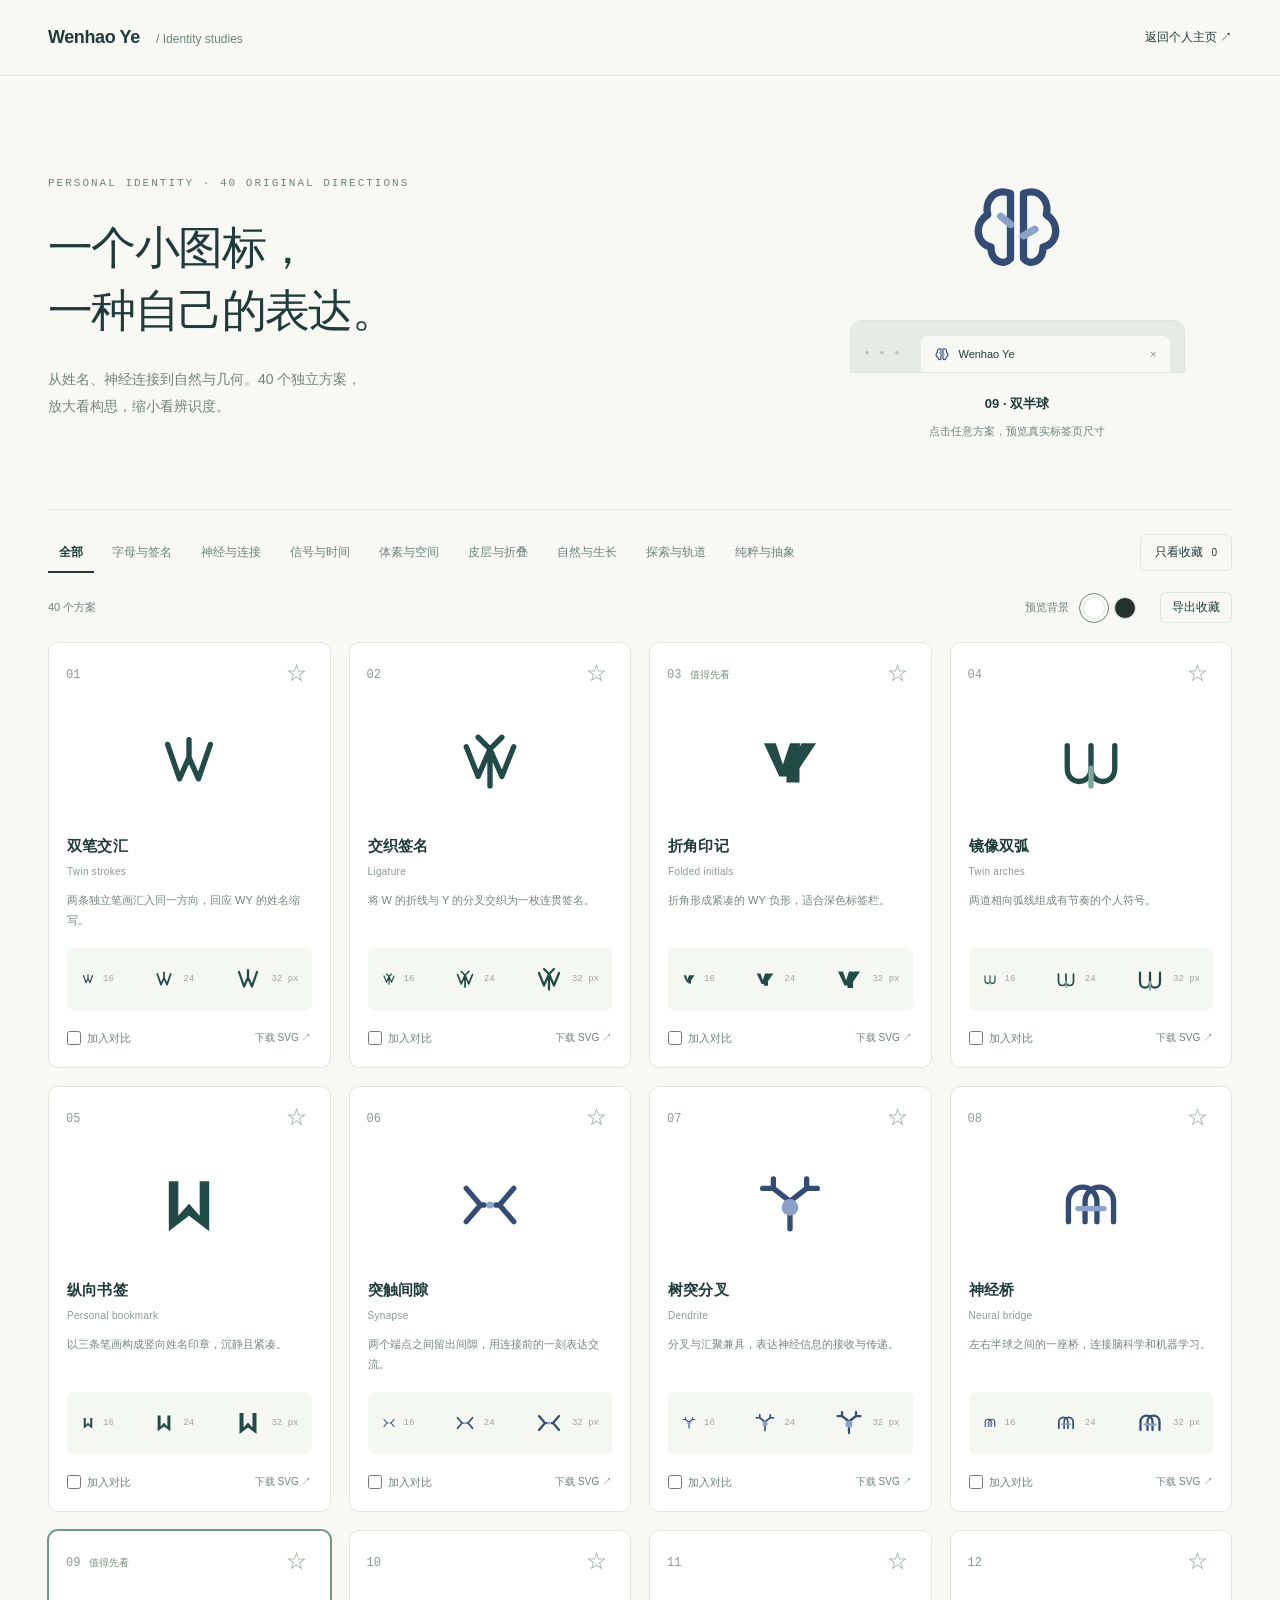
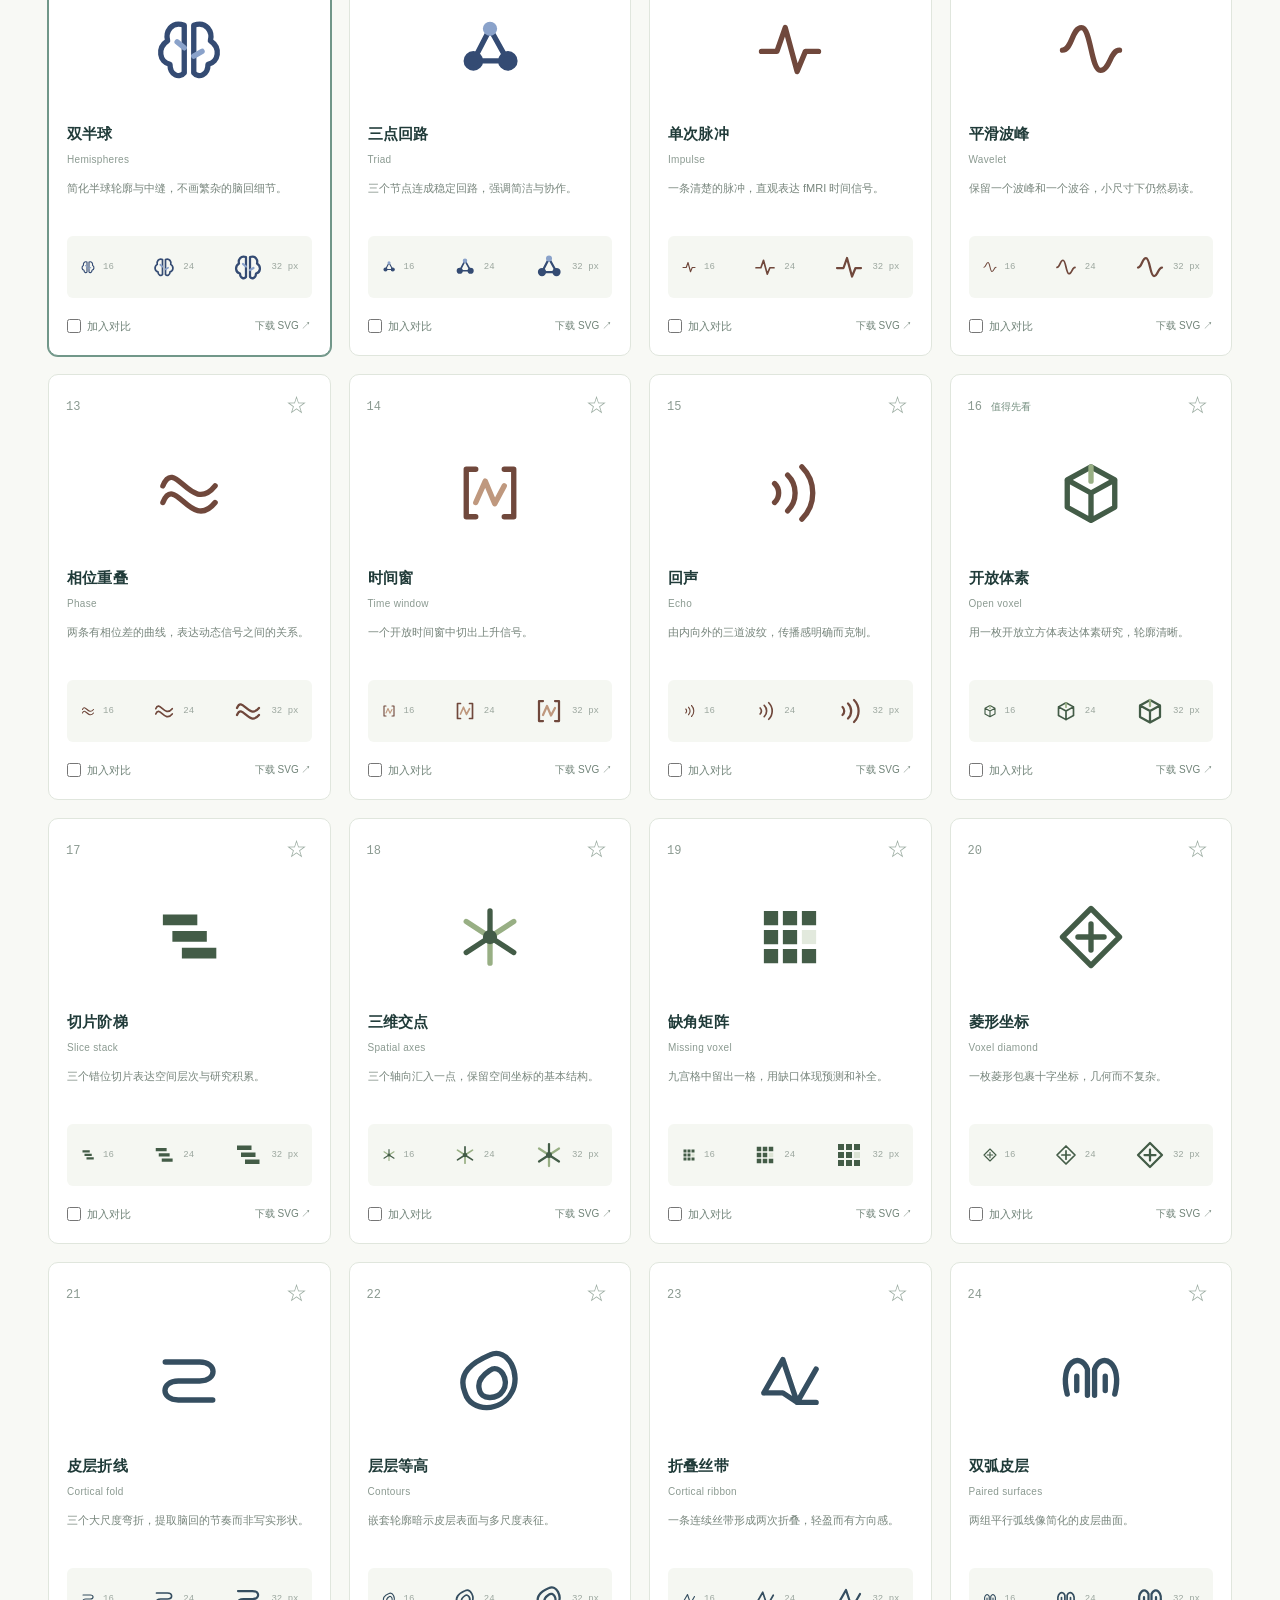
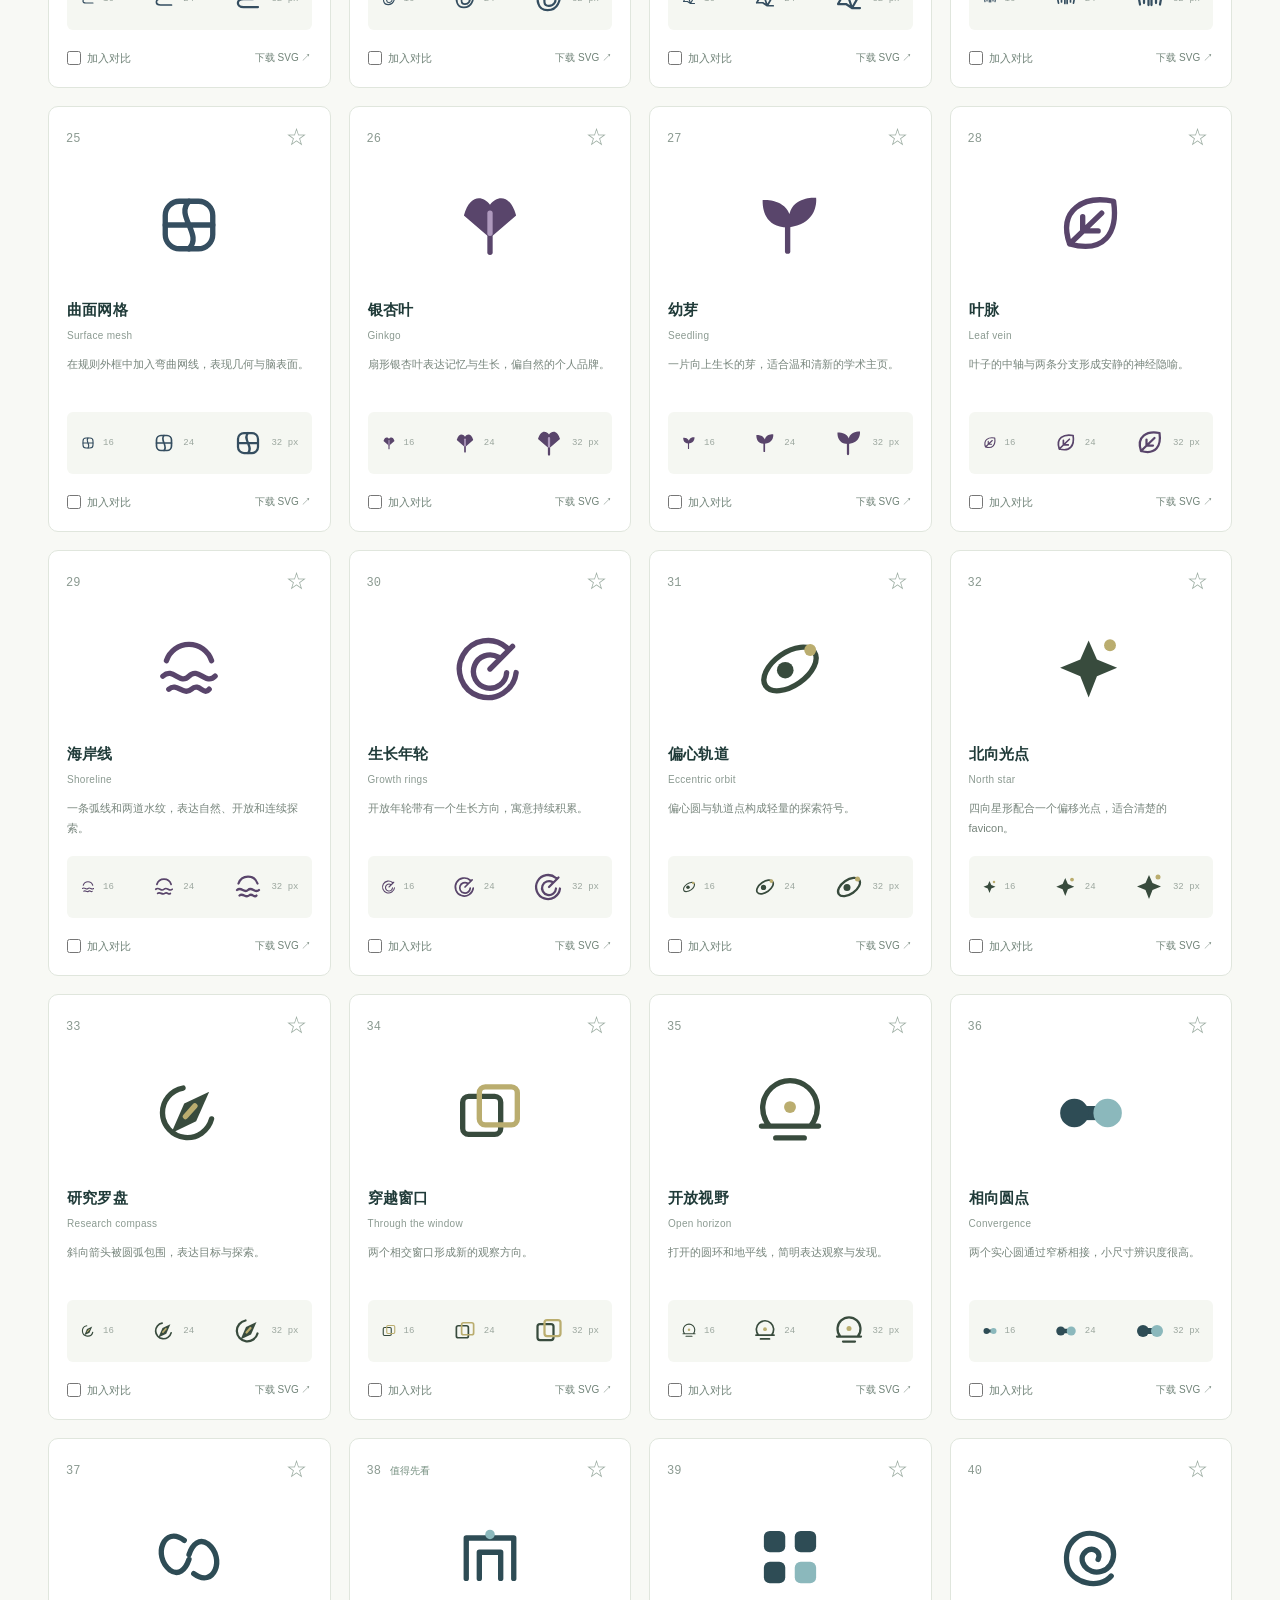
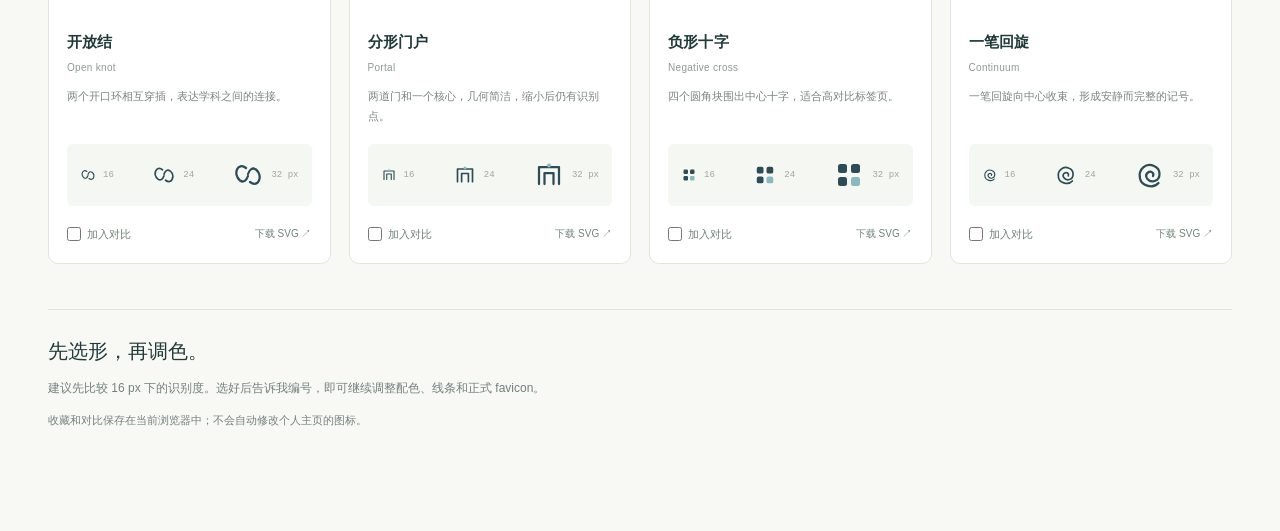
<file: logo-review/index.html>
<!doctype html>
<html lang="zh-CN">
<head><meta charset="utf-8"><meta name="viewport" content="width=device-width, initial-scale=1"><title>40 个 Logo 方向 · Wenhao Ye</title><link rel="icon" href="/assets/logos/09.svg" type="image/svg+xml"><link rel="stylesheet" href="review.css"><script src="review.js" defer></script></head>
<body>
<header class="top"><a href="/" class="brand">Wenhao Ye<span> / Identity studies</span></a><a class="back" href="/#about">返回个人主页 ↗</a></header>
<main>
<section class="intro"><div><p class="eyebrow">PERSONAL IDENTITY · 40 ORIGINAL DIRECTIONS</p><h1>一个小图标，<br>一种自己的表达。</h1><p class="lede">从姓名、神经连接到自然与几何。40 个独立方案，<br class="desktop">放大看构思，缩小看辨识度。</p></div><div class="hero-preview"><div class="hero-mark"><img id="hero-icon" src="/assets/logos/09.svg" alt="双半球 Logo"></div><div class="mini-browser"><span class="traffic">● ● ●</span><span class="active-tab"><img id="tab-icon" src="/assets/logos/09.svg" alt="">Wenhao Ye<span>×</span></span></div><p id="hero-label">09 · 双半球</p><span class="preview-caption">点击任意方案，预览真实标签页尺寸</span></div></section>
<div class="toolbar"><div class="filter-line"><div class="filters" id="filters" aria-label="设计方向"></div><button id="favorites-filter" aria-pressed="false">只看收藏 <span id="favorite-count">0</span></button></div><div class="display-line"><p id="result-count" role="status">40 个方案</p><div class="display-options"><span>预览背景</span><button class="swatch selected" id="light-bg" aria-label="浅色背景" aria-pressed="true"></button><button class="swatch dark-swatch" id="dark-bg" aria-label="深色标签栏背景" aria-pressed="false"></button><button id="export-favorites">导出收藏</button></div></div></div>
<section class="grid" id="logo-grid" aria-label="Logo 方案列表"></section><p id="empty" hidden>这个分类还没有收藏的方案。切回全部，挑选喜欢的设计。</p>
<section class="closing"><p>先选形，再调色。</p><span>建议先比较 16 px 下的识别度。选好后告诉我编号，即可继续调整配色、线条和正式 favicon。</span><small>收藏和对比保存在当前浏览器中；不会自动修改个人主页的图标。</small></section>
</main>
<div class="compare-tray" id="compare-tray" hidden><div><strong>对比清单</strong><span id="compare-ids"></span></div><div><button id="clear-compare">清空</button><button class="primary" id="open-compare">放在一起看</button></div></div>
<dialog id="compare-dialog"><div class="dialog-heading"><h2>并排比较</h2><button id="close-compare" aria-label="关闭对比">关闭 ×</button></div><p class="dialog-caption">观察大图形与小尺寸表现，选择你最愿意长期使用的符号。</p><div id="compare-grid"></div></dialog>
<div id="toast" role="status" aria-live="polite"></div>
</body></html>
</file>
<file: logo-review/review.css>
:root{--ink:#203b39;--muted:#71817d;--line:#dfe6df;--paper:#f8f9f5;--accent:#426f61}*{box-sizing:border-box}body{margin:0;background:var(--paper);color:var(--ink);font-family:-apple-system,BlinkMacSystemFont,"Segoe UI","PingFang SC",sans-serif}button,a{-webkit-tap-highlight-color:transparent}button{font:inherit;cursor:pointer}button:focus-visible,a:focus-visible{outline:3px solid #739f8b;outline-offset:4px}a{color:inherit}button{border:1px solid var(--line);background:transparent;color:var(--ink);border-radius:6px;padding:9px 14px;font-size:12px}button:hover{border-color:#a6b8ac;background:#eef2ea}button:disabled{opacity:.45;cursor:default}.top{height:76px;display:flex;align-items:center;justify-content:space-between;max-width:1440px;padding:0 48px;margin:auto;border-bottom:1px solid var(--line)}.brand{font-weight:650;font-size:18px;text-decoration:none;letter-spacing:-.4px}.brand span{font-size:12px;font-weight:400;letter-spacing:0;color:var(--muted);margin-left:13px}.back{font-size:12px;text-decoration:none}main{max-width:1440px;margin:auto;padding:0 48px}.intro{display:grid;grid-template-columns:1fr 430px;align-items:center;gap:60px;padding:75px 0 65px}.eyebrow{font:11px/1.6 ui-monospace,monospace;letter-spacing:2px;color:var(--muted);margin:0 0 24px}h1{font-size:clamp(34px,3.5vw,50px);font-weight:550;line-height:1.4;letter-spacing:-1.6px;margin:0}.lede{font-size:14px;line-height:1.95;color:#73827a;margin:24px 0 0}.hero-preview{text-align:center;padding:5px 20px}.hero-mark{height:140px;display:grid;place-items:center}.hero-mark img{width:104px;height:104px}.hero-preview p{font-size:13px;font-weight:600;margin:22px 0 8px}.preview-caption{font-size:11px;color:var(--muted)}.mini-browser{margin:24px auto 0;max-width:335px;display:flex;align-items:flex-end;padding:12px 14px 0;gap:18px;background:#e7ebe5;border:1px solid #dfe4dc;border-radius:12px 12px 0 0;height:53px;text-align:left}.traffic{font-size:8px;letter-spacing:4px;color:#b7c2b6;align-self:center;white-space:nowrap}.active-tab{display:flex;align-items:center;gap:8px;border-radius:7px 7px 0 0;background:var(--paper);padding:10px 13px;font-size:11px;flex:1}.active-tab img{width:16px;height:16px}.active-tab span{margin-left:auto;color:#87938b}.toolbar{border-top:1px solid var(--line);padding-top:24px}.filter-line{display:flex;gap:20px;justify-content:space-between;align-items:flex-start}.filters{display:flex;gap:7px;flex-wrap:wrap}.filters button{border:0;border-bottom:2px solid transparent;border-radius:0;padding:10px 11px;color:var(--muted)}.filters button[aria-pressed=true]{border-color:var(--ink);color:var(--ink);font-weight:600;background:transparent}#favorites-filter{white-space:nowrap}#favorites-filter[aria-pressed=true]{background:var(--ink);color:white}#favorite-count{font-size:10px;margin-left:5px}.display-line{display:flex;align-items:center;justify-content:space-between;padding:19px 0;font-size:11px;color:var(--muted)}.display-line p{margin:0}.display-options{display:flex;align-items:center;gap:9px}.display-options>span{margin-right:5px}.display-options>button:last-child{margin-left:15px;padding:6px 11px}.swatch{width:22px;height:22px;padding:0;border-radius:50%;background:#fff}.dark-swatch{background:#25312f}.swatch.selected{outline:1px solid #6c8378;outline-offset:3px}.grid{display:grid;grid-template-columns:repeat(4,minmax(0,1fr));gap:18px}.card{background:white;border:1px solid #e0e6dd;border-radius:10px;overflow:hidden;min-width:0;transition:border-color .16s,box-shadow .16s}.card:hover{border-color:#a6b8ac;box-shadow:0 6px 18px #30473208}.card.selected{border-color:#719789;box-shadow:0 0 0 1px #719789}.card-top{display:flex;align-items:center;justify-content:space-between;padding:15px 17px 0}.number{font:12px ui-monospace,monospace;color:#8b9a91}.recommend{font-size:10px;margin-left:9px;color:#769081}.favorite{font-size:21px;line-height:1;border:0;padding:4px 6px;color:#9aaba0}.favorite[aria-pressed=true]{color:#9d7539}.logo-stage{display:block;width:100%;border:0;border-radius:0;background:transparent;padding:30px 20px 22px;min-height:142px}.logo-stage:hover{background:#f6f8f3}.logo-stage img{height:76px;width:76px}.info{padding:0 18px 16px}.info h2{font-size:15px;font-weight:600;margin:8px 0 5px;letter-spacing:.2px}.english{font-size:10px;color:#8b9a91;letter-spacing:.3px}.description{font-size:11px;line-height:1.8;color:#77857c;margin:12px 0 17px;min-height:40px}.sizes{display:flex;align-items:center;justify-content:space-between;background:#f5f7f2;border-radius:6px;padding:11px 13px;min-height:62px}.sizes div{display:flex;align-items:center;gap:7px}.sizes span{font:9px ui-monospace,monospace;color:#9ca79f}.sizes img{flex:none;object-fit:contain}.card-bottom{display:flex;align-items:center;justify-content:space-between;margin-top:15px;gap:10px}.compare-check{font-size:11px;display:flex;align-items:center;gap:6px;color:#708378;cursor:pointer}.compare-check input{accent-color:#426f61;margin:0;width:14px;height:14px}.download{font-size:10px;text-decoration:none;color:#708378;padding:6px 0}.download:hover{text-decoration:underline}.closing{border-top:1px solid var(--line);margin:45px 0 100px;padding-top:28px}.closing p{font-size:20px;margin:0 0 12px;font-weight:550}.closing span,.closing small{display:block;color:var(--muted);font-size:12px;line-height:1.9}.closing small{font-size:11px;margin-top:10px}#empty{padding:60px;text-align:center;font-size:13px;color:var(--muted)}.compare-tray{position:fixed;bottom:20px;left:50%;transform:translateX(-50%);width:min(650px,calc(100% - 32px));padding:14px 20px;border:1px solid #d1dbd1;border-radius:12px;background:#fffffff5;box-shadow:0 8px 40px #23382c18;display:flex;align-items:center;justify-content:space-between;gap:16px;z-index:4}.compare-tray[hidden]{display:none}.compare-tray strong{font-size:12px;margin-right:13px}.compare-tray span{font:12px ui-monospace,monospace;color:var(--muted)}.compare-tray>div:last-child{display:flex;gap:8px}.primary{background:var(--ink);color:white;border-color:var(--ink)}.primary:hover{background:#31504b}.compare-tray #clear-compare{border:0}dialog{padding:28px;border:1px solid var(--line);border-radius:16px;width:min(1140px,calc(100% - 32px));max-height:90vh;color:var(--ink);background:var(--paper)}dialog::backdrop{background:#14291e80;backdrop-filter:blur(4px)}.dialog-heading{display:flex;align-items:center;justify-content:space-between}.dialog-heading h2{font-size:24px;margin:0}.dialog-caption{color:var(--muted);font-size:12px;margin:15px 0 25px}#compare-grid{display:grid;grid-template-columns:repeat(auto-fit,minmax(200px,1fr));gap:16px}#compare-grid .logo-stage{pointer-events:none}#toast{position:fixed;bottom:110px;left:50%;transform:translateX(-50%);background:#263f38;color:white;padding:11px 20px;border-radius:8px;font-size:12px;z-index:10;opacity:0;pointer-events:none;transition:opacity .2s}#toast.show{opacity:1}.dark-preview .logo-stage,.dark-preview .sizes,.dark-preview .hero-mark{background:#25312f;border-radius:6px}.dark-preview .logo-stage img,.dark-preview .sizes img,.dark-preview .hero-mark img,.dark-preview .active-tab img{filter:brightness(0) invert(1)}.dark-preview .mini-browser{background:#1d2824;border-color:#26372d}.dark-preview .active-tab{background:#33433b;color:#f5f7f2}.dark-preview .sizes span{color:#bec9c2}@media(min-width:1600px){.grid{grid-template-columns:repeat(5,minmax(0,1fr))}}@media(max-width:1100px){.grid{grid-template-columns:repeat(3,minmax(0,1fr))}.intro{grid-template-columns:1fr 330px;gap:25px}.filter-line{display:block}#favorites-filter{margin-top:14px}}@media(max-width:760px){.top{padding:0 22px;height:64px}.brand span{display:none}main{padding:0 22px}.intro{grid-template-columns:1fr;padding:38px 0;gap:28px}h1{font-size:36px}.hero-preview{display:none}.grid{grid-template-columns:repeat(2,minmax(0,1fr));gap:12px}.info{padding:0 12px 13px}.card-top{padding:12px 12px 0}.logo-stage{padding:20px 10px;min-height:115px}.logo-stage img{width:68px;height:68px}.sizes{padding:8px;gap:5px}.sizes div{flex-direction:column;gap:5px;justify-content:flex-end}.description{min-height:60px}.display-options>span{display:none}.filters button{font-size:11px;padding:8px 9px}.compare-tray{padding:12px}.compare-tray strong{display:none}.compare-tray button{padding:8px 10px}.display-options>button:last-child{margin-left:5px}.recommend{display:none}.desktop{display:none}.closing span{max-width:480px}.compare-tray span{font-size:11px}}@media(max-width:360px){main{padding:0 14px}.info h2{font-size:14px}.card-bottom{gap:3px}.compare-check{font-size:10px}}@media(prefers-reduced-motion:reduce){*{transition:none!important}}
</file>
